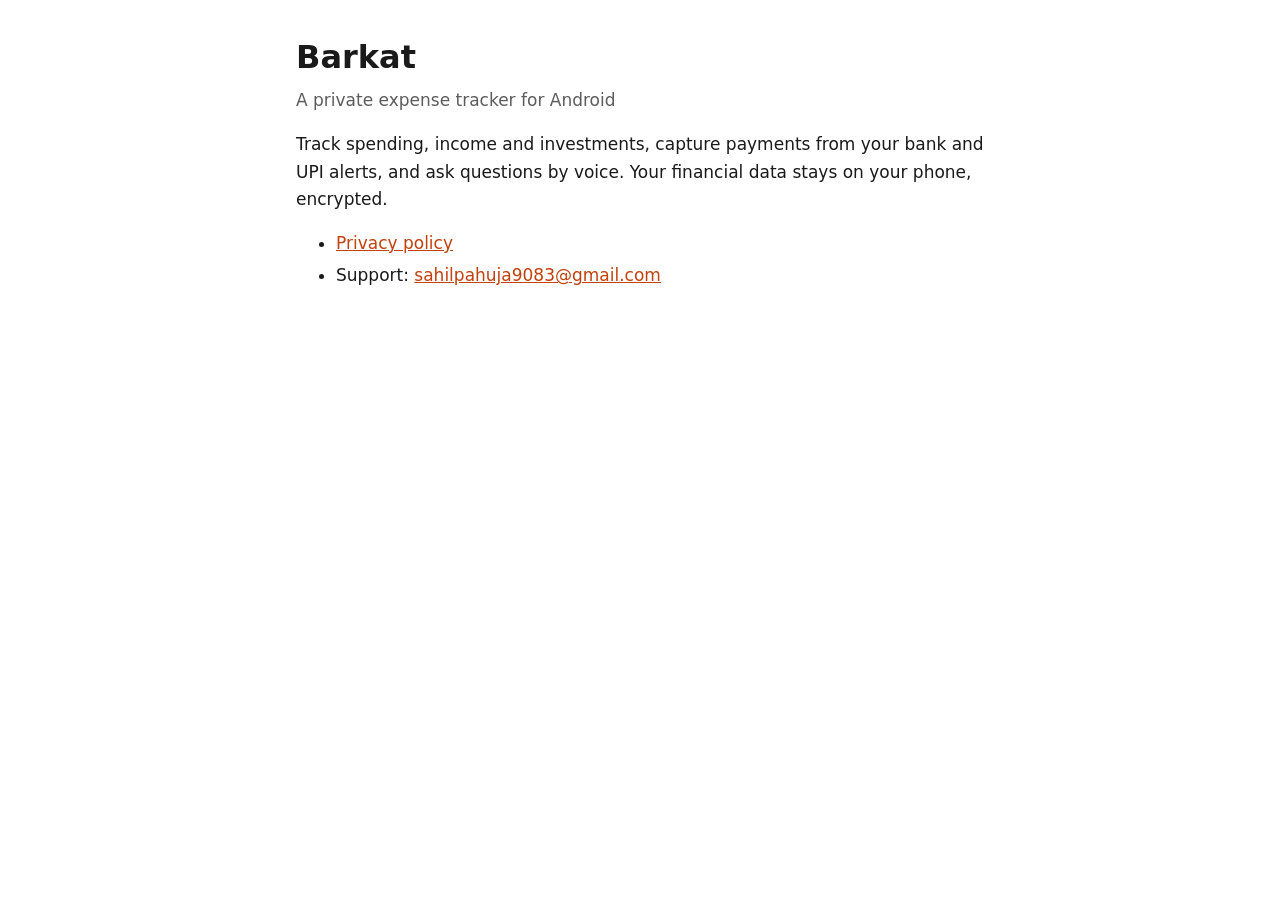
<file: index.html>
<!doctype html>
<html lang="en">
<head>
  <meta charset="utf-8">
  <meta name="viewport" content="width=device-width, initial-scale=1">
  <title>Barkat</title>
  <link rel="stylesheet" href="style.css">
</head>
<body>
<main>
<h1>Barkat</h1>
<p class="meta">A private expense tracker for Android</p>
<p>Track spending, income and investments, capture payments from your bank and UPI alerts, and
ask questions by voice. Your financial data stays on your phone, encrypted.</p>
<ul>
  <li><a href="privacy.html">Privacy policy</a></li>
  <li>Support: <a href="mailto:sahilpahuja9083@gmail.com">sahilpahuja9083@gmail.com</a></li>
</ul>
</main>
</body>
</html>
</file>
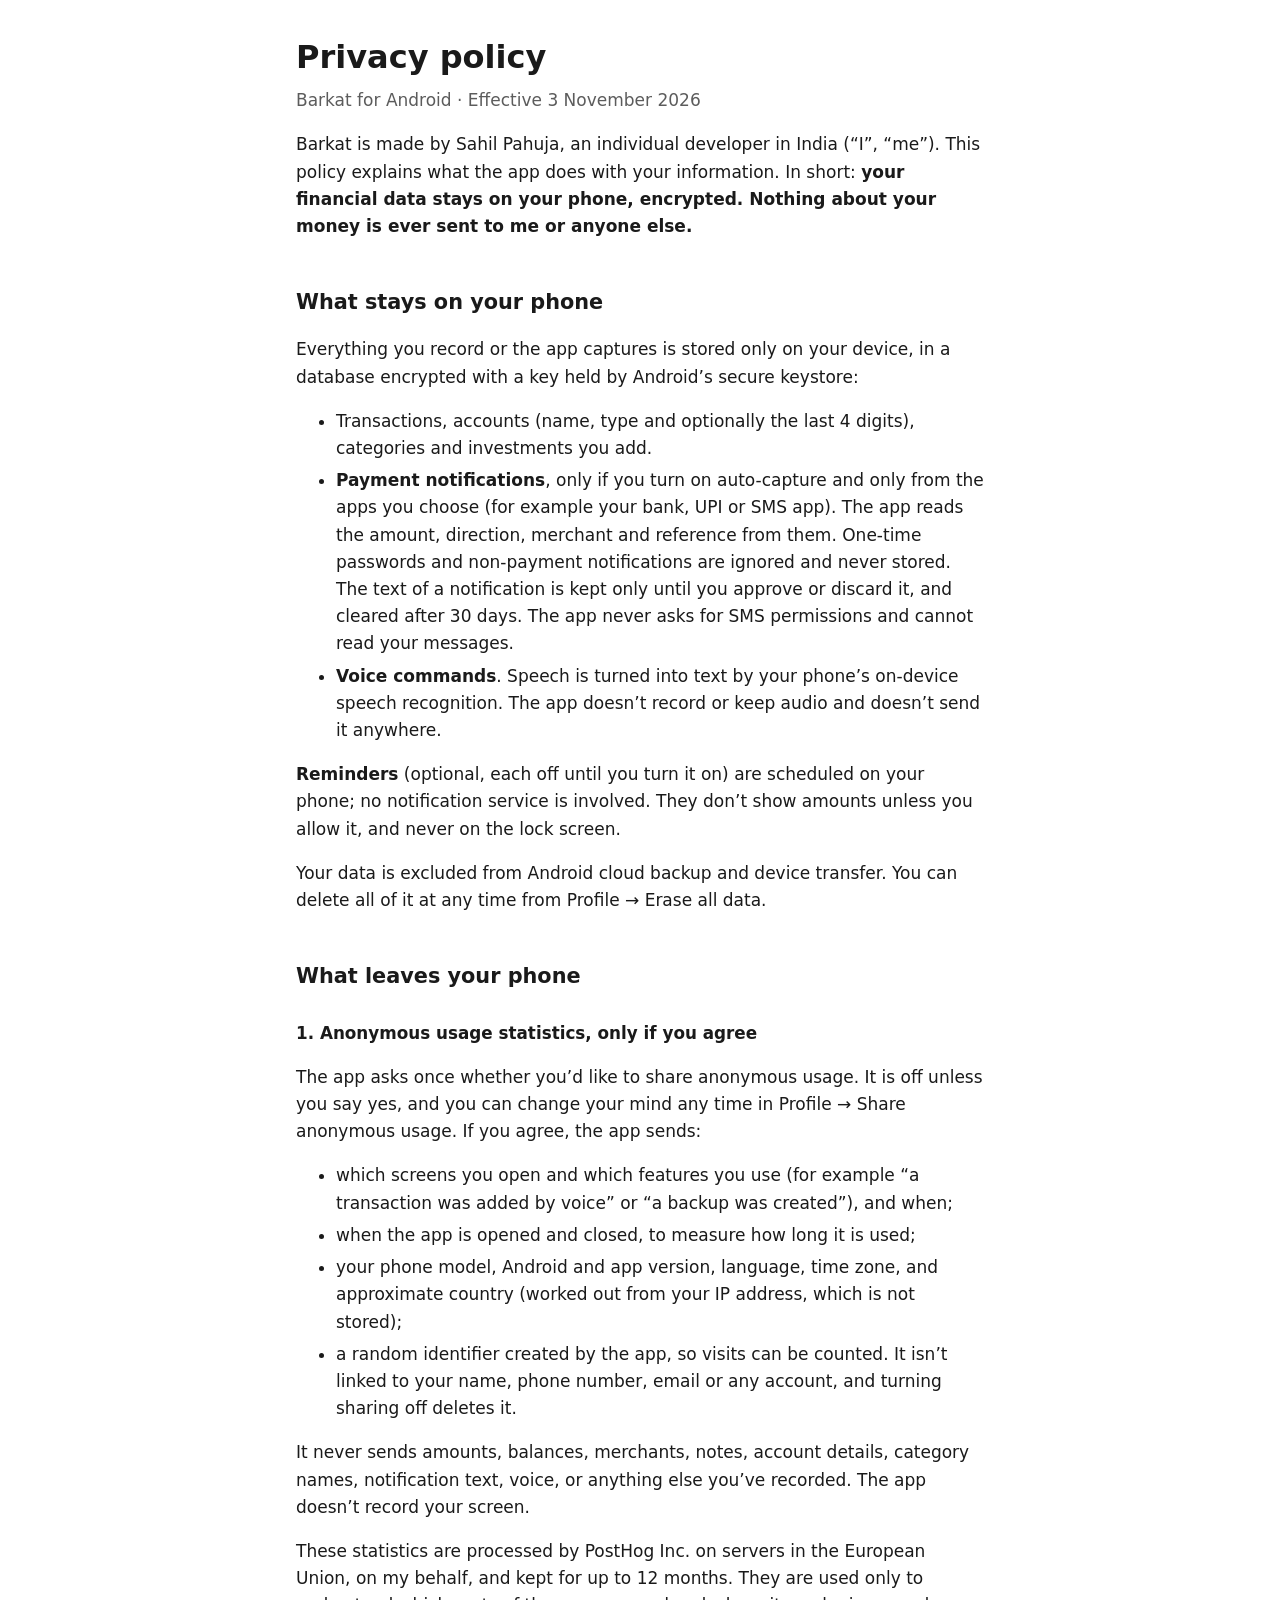
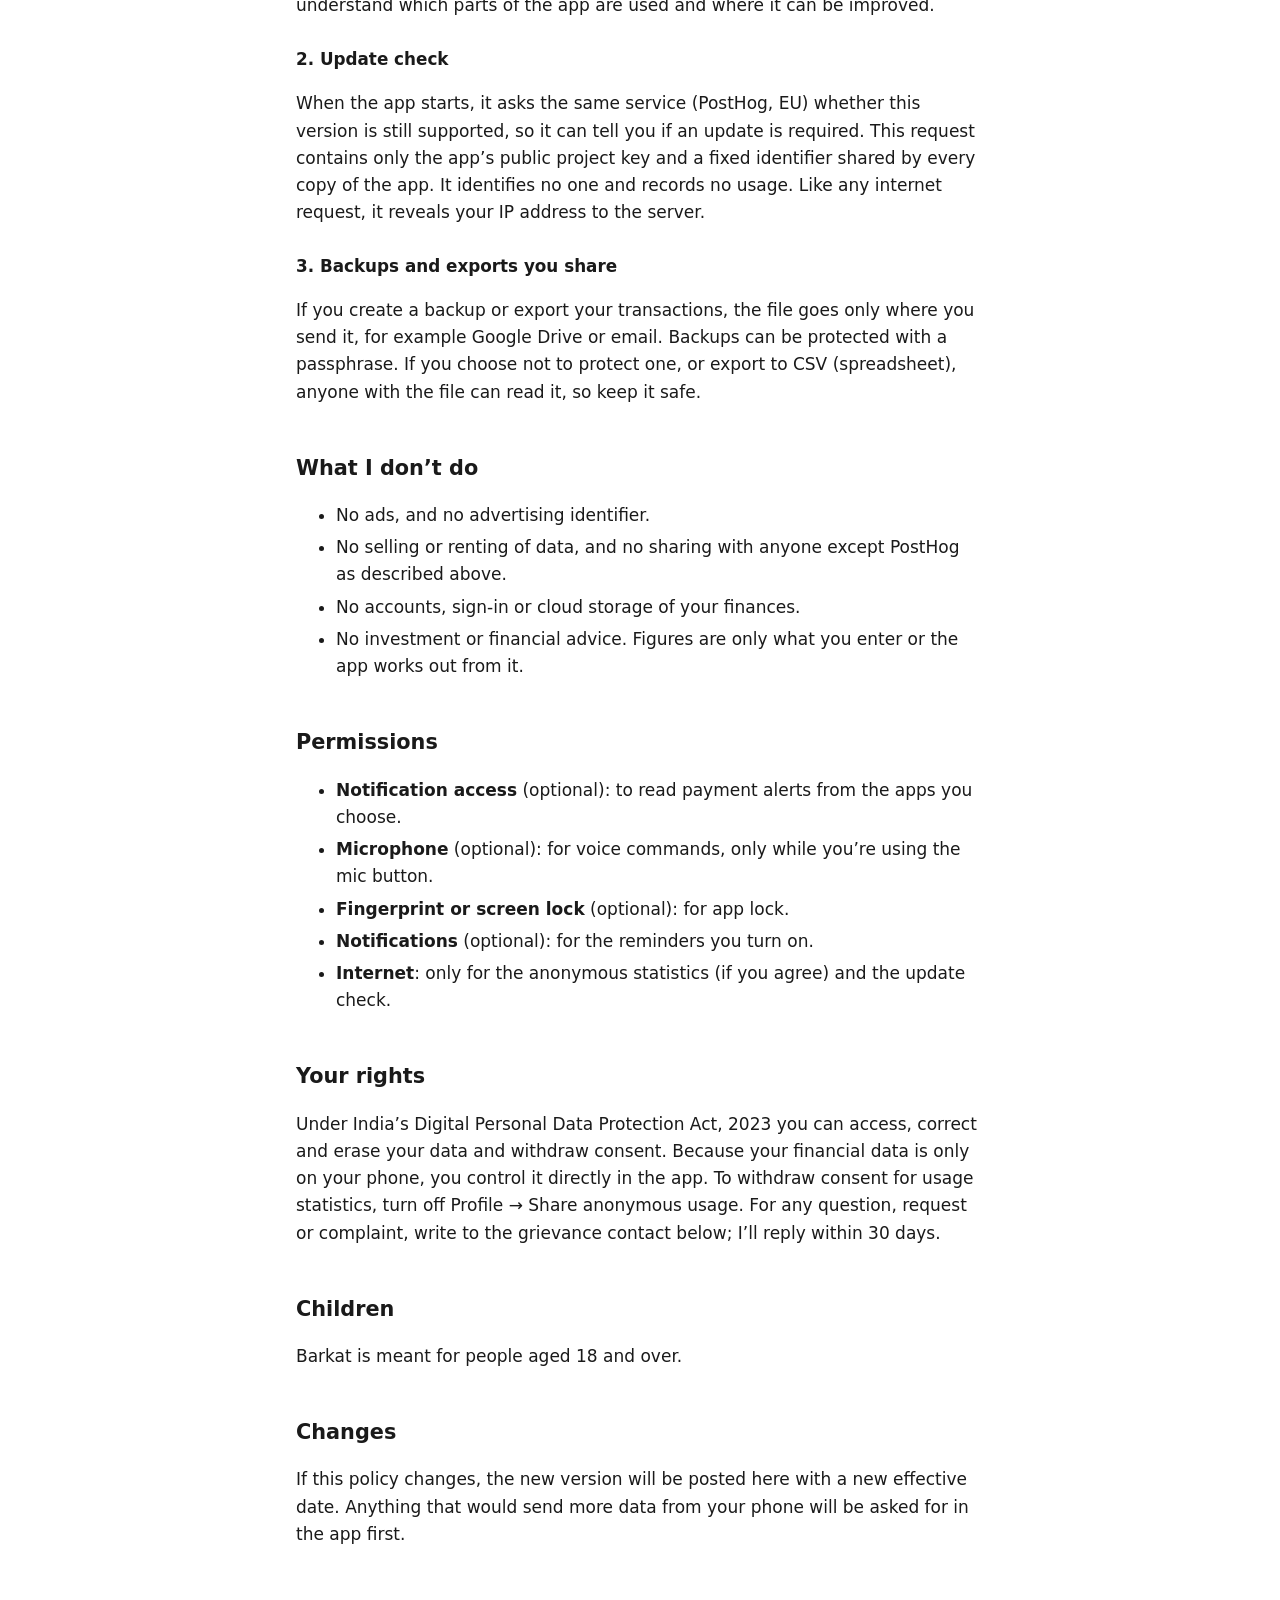
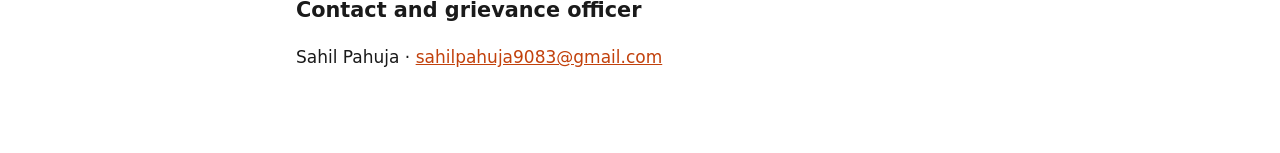
<file: privacy.html>
<!doctype html>
<html lang="en">
<head>
  <meta charset="utf-8">
  <meta name="viewport" content="width=device-width, initial-scale=1">
  <title>Barkat · Privacy policy</title>
  <link rel="stylesheet" href="style.css">
</head>
<body>
<main>
<h1>Privacy policy</h1>
<p class="meta">Barkat for Android · Effective 3 November 2026</p>

<p>Barkat is made by Sahil Pahuja, an individual developer in India (“I”, “me”). This policy
explains what the app does with your information. In short: <strong>your financial data stays on
your phone, encrypted. Nothing about your money is ever sent to me or anyone else.</strong></p>

<h2>What stays on your phone</h2>
<p>Everything you record or the app captures is stored only on your device, in a database encrypted
with a key held by Android’s secure keystore:</p>
<ul>
  <li>Transactions, accounts (name, type and optionally the last 4 digits), categories and
  investments you add.</li>
  <li><strong>Payment notifications</strong>, only if you turn on auto-capture and only from the
  apps you choose (for example your bank, UPI or SMS app). The app reads the amount, direction,
  merchant and reference from them. One-time passwords and non-payment notifications are ignored
  and never stored. The text of a notification is kept only until you approve or discard it, and
  cleared after 30 days. The app never asks for SMS permissions and cannot read
  your messages.</li>
  <li><strong>Voice commands</strong>. Speech is turned into text by your phone’s on-device
  speech recognition. The app doesn’t record or keep audio and doesn’t send it anywhere.</li>
</ul>
<p><strong>Reminders</strong> (optional, each off until you turn it on) are scheduled on your
phone; no notification service is involved. They don’t show amounts unless you allow it, and never
on the lock screen.</p>
<p>Your data is excluded from Android cloud backup and device transfer. You can delete all of it
at any time from Profile → Erase all data.</p>

<h2>What leaves your phone</h2>
<h3>1. Anonymous usage statistics, only if you agree</h3>
<p>The app asks once whether you’d like to share anonymous usage. It is off unless you say yes, and
you can change your mind any time in Profile → Share anonymous usage. If you agree, the app sends:</p>
<ul>
  <li>which screens you open and which features you use (for example “a transaction was added by
  voice” or “a backup was created”), and when;</li>
  <li>when the app is opened and closed, to measure how long it is used;</li>
  <li>your phone model, Android and app version, language, time zone, and approximate country (worked out
  from your IP address, which is not stored);</li>
  <li>a random identifier created by the app, so visits can be counted. It isn’t linked to your
  name, phone number, email or any account, and turning sharing off deletes it.</li>
</ul>
<p>It never sends amounts, balances, merchants, notes, account details, category names,
notification text, voice, or anything else you’ve recorded. The app doesn’t record your screen.</p>
<p>These statistics are processed by PostHog Inc. on servers in the European Union, on my behalf,
and kept for up to 12 months. They are used only to understand which parts of the app are used and
where it can be improved.</p>

<h3>2. Update check</h3>
<p>When the app starts, it asks the same service (PostHog, EU) whether this version is still
supported, so it can tell you if an update is required. This request contains only the app’s
public project key and a fixed identifier shared by every copy of the app. It identifies no one and
records no usage. Like any internet request, it reveals your IP address to the server.</p>

<h3>3. Backups and exports you share</h3>
<p>If you create a backup or export your transactions, the file goes only where you send it, for
example Google Drive or email. Backups can be protected with a passphrase. If you choose not to
protect one, or export to CSV (spreadsheet), anyone with the file can read it, so keep it safe.</p>

<h2>What I don’t do</h2>
<ul>
  <li>No ads, and no advertising identifier.</li>
  <li>No selling or renting of data, and no sharing with anyone except PostHog as described above.</li>
  <li>No accounts, sign-in or cloud storage of your finances.</li>
  <li>No investment or financial advice. Figures are only what you enter or the app works out
  from it.</li>
</ul>

<h2>Permissions</h2>
<ul>
  <li><strong>Notification access</strong> (optional): to read payment alerts from the apps you
  choose.</li>
  <li><strong>Microphone</strong> (optional): for voice commands, only while you’re using the mic
  button.</li>
  <li><strong>Fingerprint or screen lock</strong> (optional): for app lock.</li>
  <li><strong>Notifications</strong> (optional): for the reminders you turn on.</li>
  <li><strong>Internet</strong>: only for the anonymous statistics (if you agree) and the update
  check.</li>
</ul>

<h2>Your rights</h2>
<p>Under India’s Digital Personal Data Protection Act, 2023 you can access, correct and erase your
data and withdraw consent. Because your financial data is only on your phone, you control it
directly in the app. To withdraw consent for usage statistics, turn off Profile → Share anonymous
usage. For any question, request or complaint, write to the grievance contact below; I’ll reply
within 30 days.</p>

<h2>Children</h2>
<p>Barkat is meant for people aged 18 and over.</p>

<h2>Changes</h2>
<p>If this policy changes, the new version will be posted here with a new effective date. Anything
that would send more data from your phone will be asked for in the app first.</p>

<h2>Contact and grievance officer</h2>
<p>Sahil Pahuja · <a href="mailto:sahilpahuja9083@gmail.com">sahilpahuja9083@gmail.com</a></p>
</main>
</body>
</html>
</file>
<file: style.css>
:root { color-scheme: light dark; --text: #1a1a1a; --muted: #5c5c5c; --bg: #ffffff; --accent: #c2410c; }
@media (prefers-color-scheme: dark) { :root { --text: #ececec; --muted: #a3a3a3; --bg: #121212; --accent: #fb923c; } }
* { box-sizing: border-box; }
body { margin: 0; background: var(--bg); color: var(--text); font: 17px/1.6 system-ui, -apple-system, "Segoe UI", Roboto, sans-serif; }
main { max-width: 720px; margin: 0 auto; padding: 32px 16px 64px; }
h1 { font-size: 2rem; margin: 0 0 4px; }
h2 { margin-top: 2.2em; font-size: 1.3rem; }
h3 { font-size: 1.05rem; margin-top: 1.6em; }
.meta { color: var(--muted); margin-top: 0; }
a { color: var(--accent); }
li { margin: 0.3em 0; }
</file>
